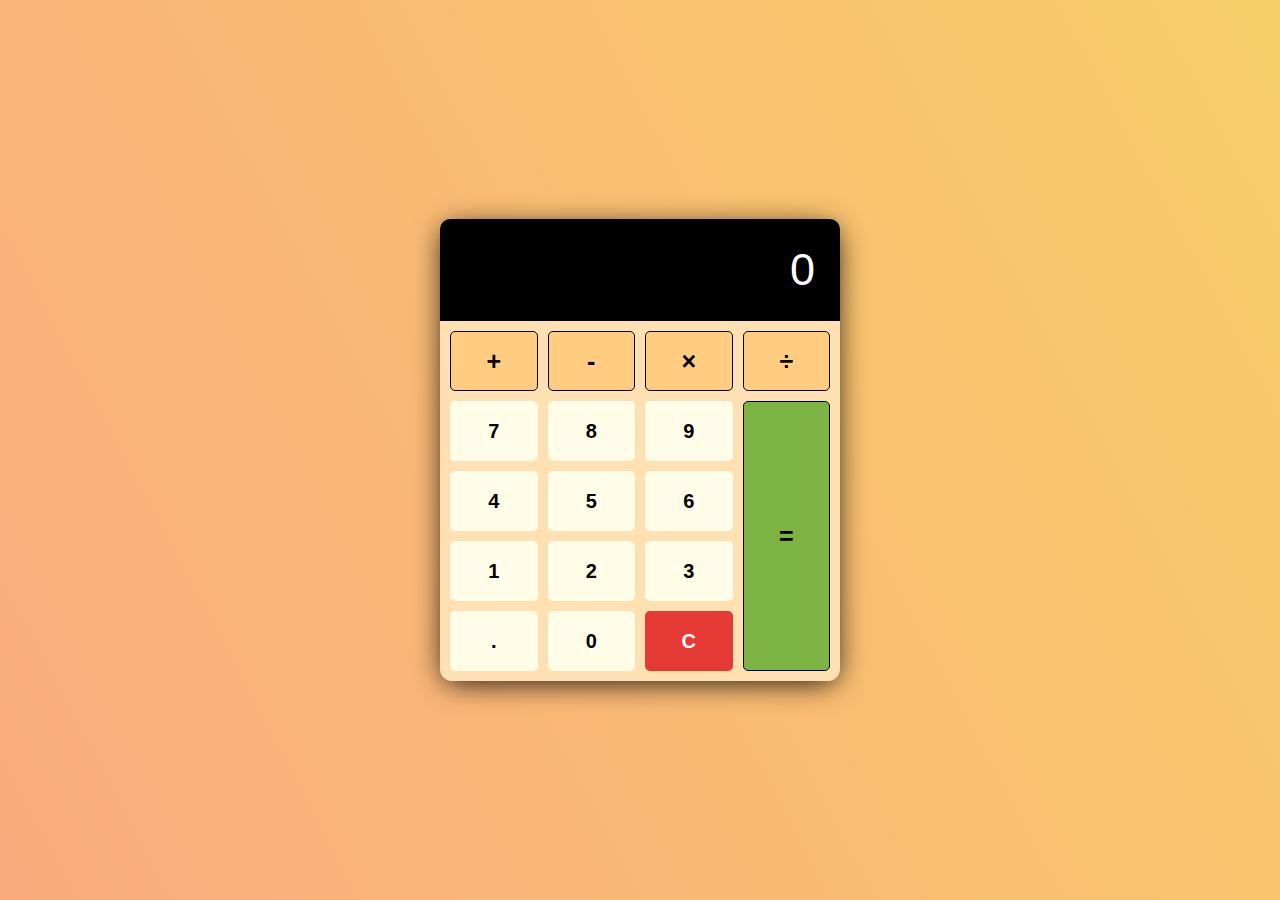
<file: calculator/index.html>
<!DOCTYPE html>
<html lang="en">
  <head>
    <meta charset="UTF-8" />
    <meta name="viewport" content="width=device-width, initial-scale=1.0" />
    <title>Calculator</title>
    <link rel="icon" type="image/png" href="favicon.png" />
    <link
      rel="stylesheet"
      href="https://cdnjs.cloudflare.com/ajax/libs/font-awesome/5.10.2/css/all.min.css"
    />
    <link rel="stylesheet" href="style.css" />
  </head>
  <body>
    <div class="calculator">
      <div class="calculator-display">
        <h1>0</h1>
      </div>
      <div class="calculator-buttons">
        <button class="operator" value="+">+</button>
        <button class="operator" value="-">-</button>
        <button class="operator" value="*">×</button>
        <button class="operator" value="/">÷</button>
        <button value="7">7</button>
        <button value="8">8</button>
        <button value="9">9</button>
        <button value="4">4</button>
        <button value="5">5</button>
        <button value="6">6</button>
        <button value="1">1</button>
        <button value="2">2</button>
        <button value="3">3</button>
        <button class="decimal" value=".">.</button>
        <button value="0">0</button>
        <button class="clear" id="clear-btn">C</button>
        <button class="equal-sign operator" value="=">=</button>
      </div>
    </div>

    <!-- Script -->
    <script src="script.js"></script>
  </body>
</html>
</file>
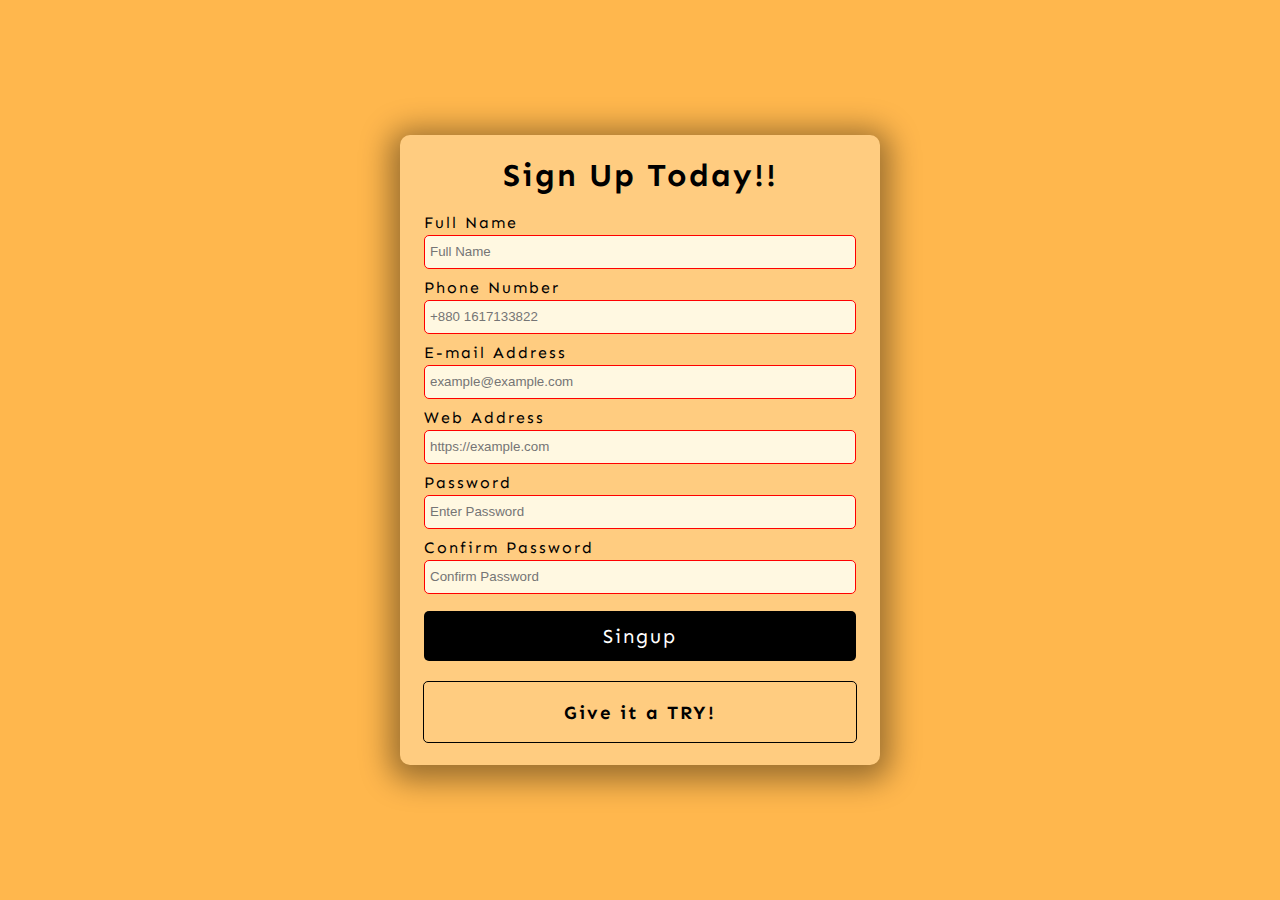
<file: form-validator/index.html>
<!DOCTYPE html>
<html lang="en">
<head>
    <meta charset="UTF-8">
    <meta name="viewport" content="width=device-width, initial-scale=1.0">
    <title>Form Validator</title>
    <link rel="icon" type="image/png" href="favicon.png">
    <link rel="stylesheet" href="https://cdnjs.cloudflare.com/ajax/libs/font-awesome/5.10.2/css/all.min.css"/>
    <link rel="stylesheet" href="style.css">
</head>
<body>
    <!-- START OF THE CONTAINER -->
     <div class="container">
        <h1>Sign Up Today!!</h1>
        <form id="form">
            <div class="form-group">
                <label for="name">Full Name</label>
                <input type="text" id="name" placeholder="Full Name" required minlength="3" maxlength="100" name="name">
            </div>
            <div class="form-group">
                <label for="phone"> Phone Number</label>
                <input type="tel" id="phone" placeholder="+880 1617133822" required pattern="^\+880\s1[3-9]\d{8}" name="phone">
            </div>
            <div class="form-group">
                <label for="email"> E-mail Address</label>
                <input type="email" id="email" placeholder="example@example.com" required name="email">
            </div>
            <div class="form-group">
                <label for="url"> Web Address</label>
                <input type="url" id="url" placeholder="https://example.com" required name="website">
            </div>

            <div class="form-group">
                <label for="password"> Password </label>
                <input type="password" id="password" placeholder="Enter Password" required pattern="^(?=.*[a-z])(?=.*[A-Z])(?=.*\d).{8,}$" title="Atleast 8 Character, 1 Uppercase Character 1 Lowercase Characeter 1 Numeric Character">
            </div>
            <div class="form-group">
                <label for="password1"> Confirm Password </label>
                <input type="password" id="password1" placeholder="Confirm Password" required pattern="^(?=.*[a-z])(?=.*[A-Z])(?=.*\d).{8,}$"  name="password" title="Atleast 8 Character, 1 Uppercase Character 1 Lowercase Characeter 1 Numeric Character">
            </div>
            <button type="submit">Singup</button>
        </form>
        <div class="message-container">
            <h3 id="message">
                Give it a TRY!
            </h3>
        </div>
    </div>

    
    
    <!-- Script -->
    <script src="script.js"></script>
</body>
</html>
</file>
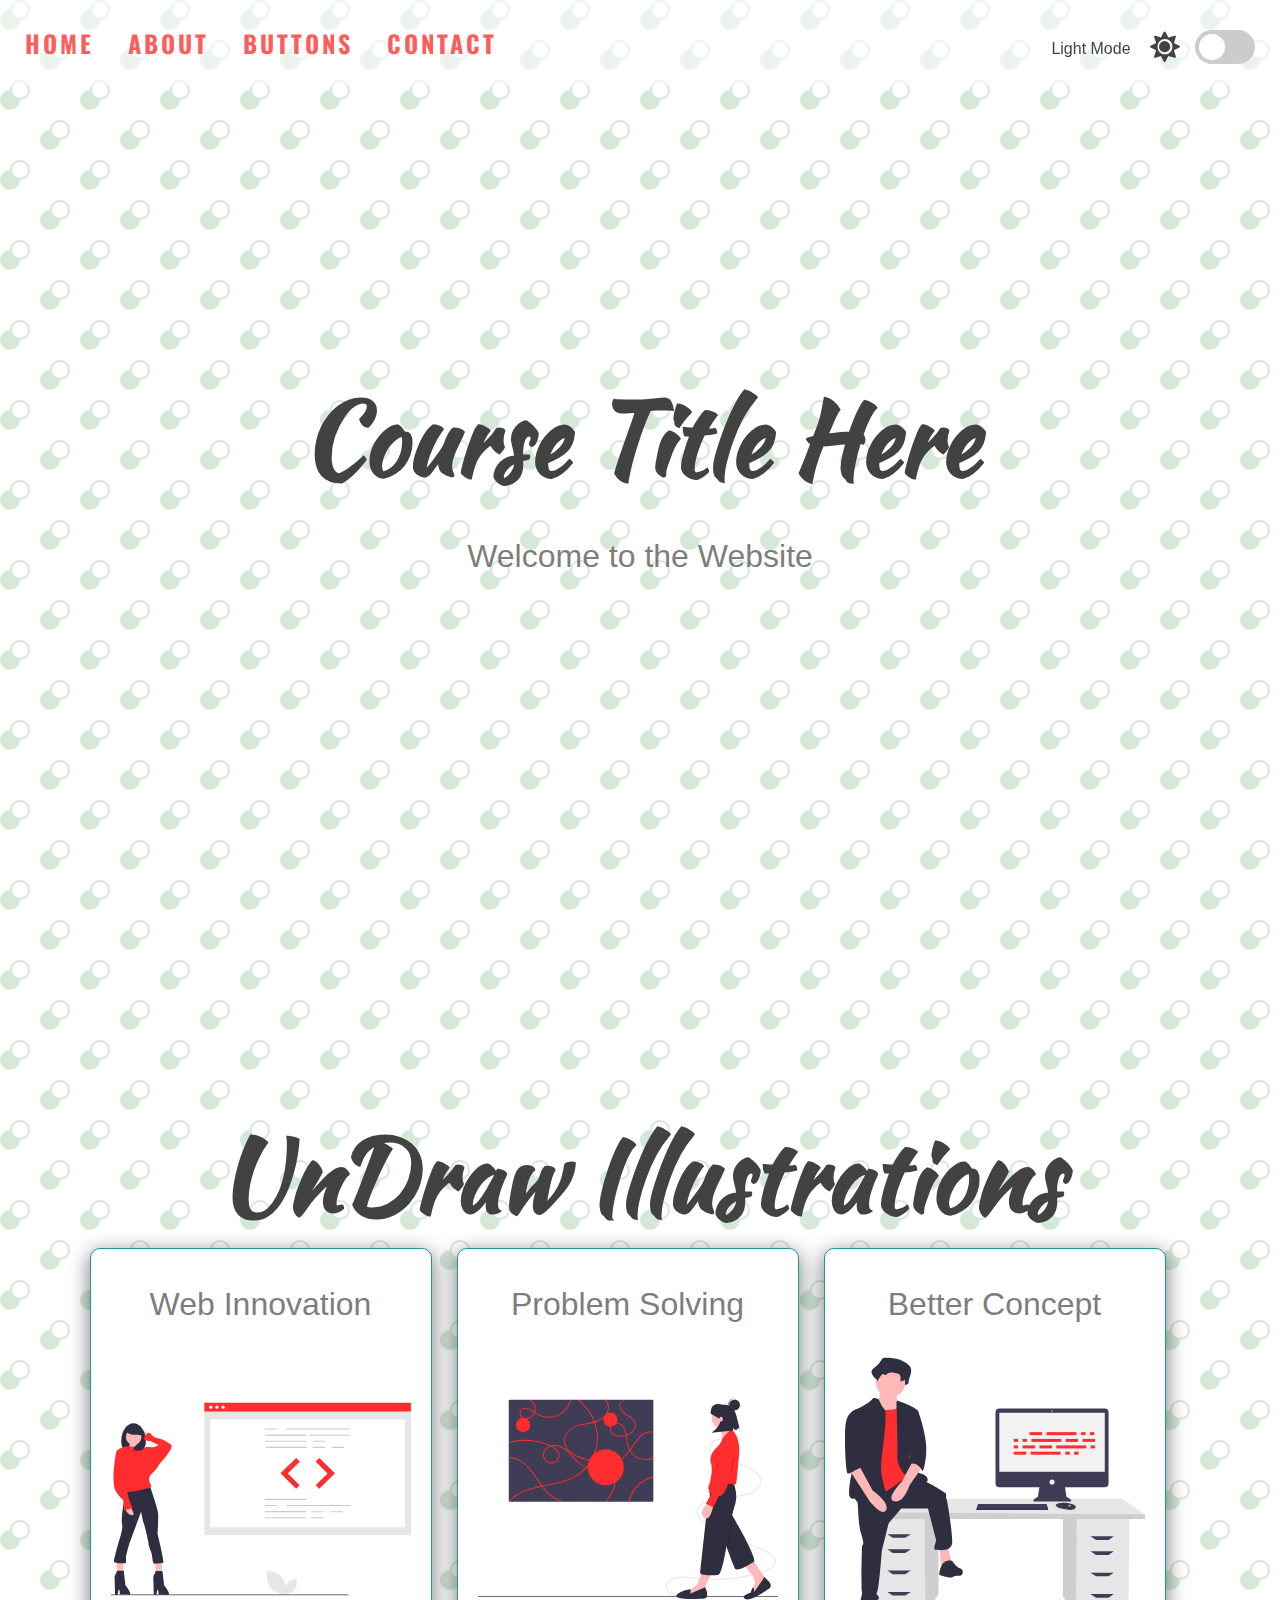
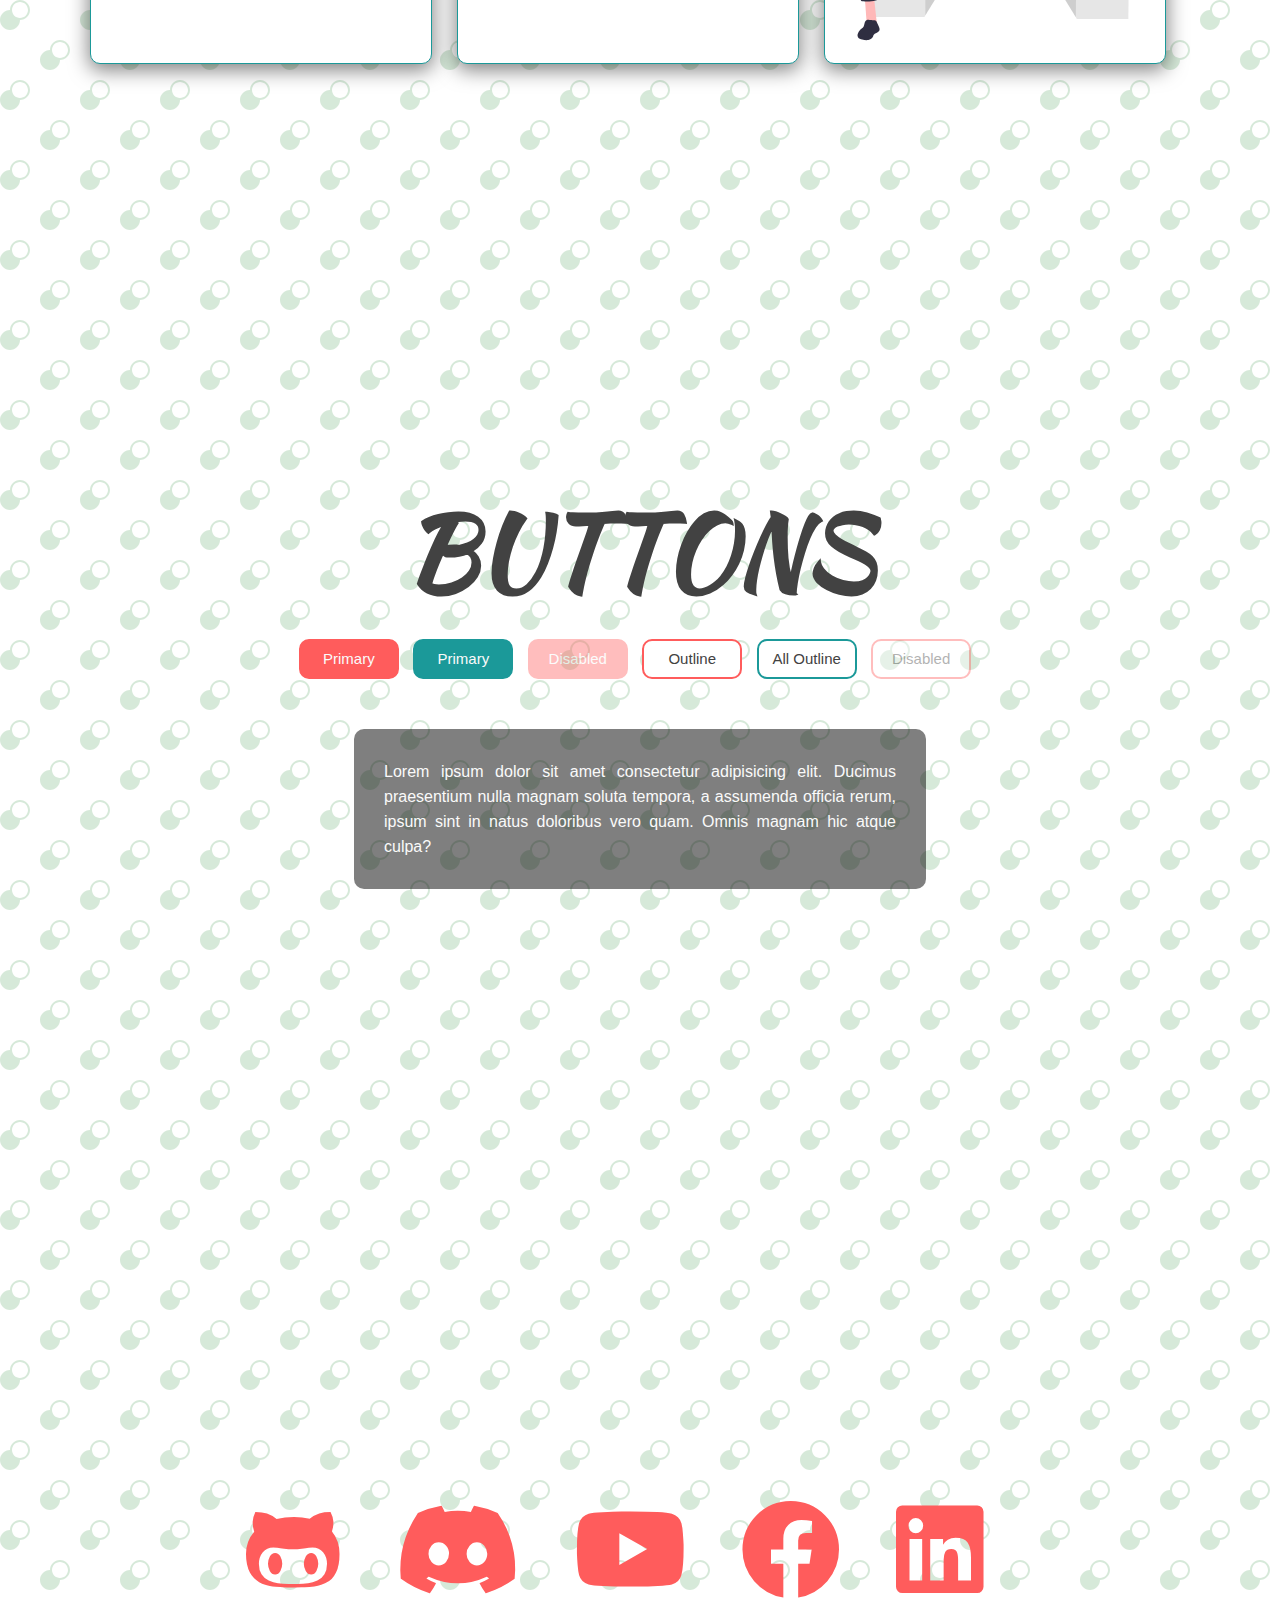
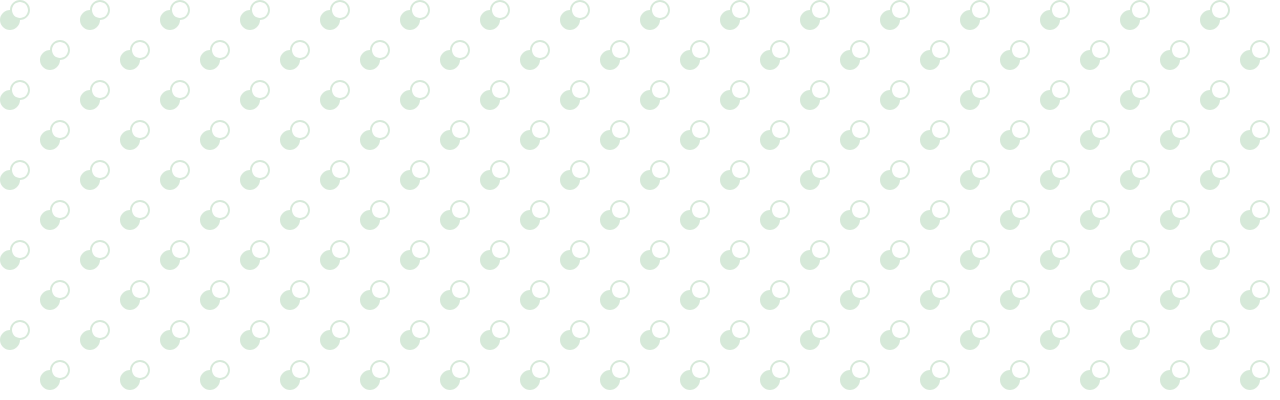
<file: light-dark-mode/index.html>
<!DOCTYPE html>
<html lang="en">
  <head>
    <meta charset="UTF-8" />
    <meta name="viewport" content="width=device-width, initial-scale=1.0" />
    <title>Template</title>
    <link rel="icon" type="image/png" href="favicon.png" />
    <link
      rel="stylesheet"
      href="https://cdnjs.cloudflare.com/ajax/libs/font-awesome/5.10.2/css/all.min.css"
    />
    <link rel="stylesheet" href="style.css" />
  </head>
  <body>
    <!-- SWITCH -->
    <div class="theme-switch-wrapper">
      <span id="toggle-icon">
        <span class="toggle-text">Light Mode</span>
        <i class="fas fa-sun"></i>
      </span>
      <label class="theme-switch">
        <input type="checkbox" />
        <div class="slider round"></div>
      </label>
    </div>

    <nav id="nav">
      <a href="#home">HOME</a>
      <a href="#about">ABOUT</a>
      <a href="#buttons">BUTTONS</a>
      <a href="#contact">CONTACT</a>
    </nav>

    <!-- Home Section START -->
    <section id="home">
      <div class="title-group">
        <h1>Course Title Here</h1>
        <h2>Welcome to the Website</h2>
      </div>
    </section>
    <!-- Home Section END -->

    <!-- Category Section START -->
    <section id="about">
      <div class="title-group">
        <h1>UnDraw Illustrations</h1>
        <div class="about-container">
          <div class="image-container">
            <h2>Web Innovation</h2>
            <img
              src="img/undraw_proud_coder_light.svg"
              alt=""
              srcset=""
              id="image1"
            />
          </div>
          <div class="about-container">
            <div class="image-container">
              <h2>Problem Solving</h2>
              <img
                src="img/undraw_conceptual_idea_light.svg"
                alt=""
                srcset=""
                id="image2"
              />
            </div>
          </div>

          <div class="about-container">
            <div class="image-container">
              <h2>Better Concept</h2>
              <img
                src="img/undraw_feeling_proud_light.svg"
                alt=""
                srcset=""
                id="image3"
              />
            </div>
          </div>
        </div>
      </div>
    </section>
    <!-- Category Section END -->

    <!-- Button Section START -->
    <section id="buttons">
      <div class="title-group">
        <h1>BUTTONS</h1>
        <div class="buttons">
          <button class="primary">Primary</button>
          <button class="secondary">Primary</button>
          <button class="primary" disabled>Disabled</button>
          <button class="outline">Outline</button>
          <button class="secondary outline">All Outline</button>
          <button class="outline" disabled>Disabled</button>
        </div>
      </div>
      <div class="text-box" id="text-box">
        <p>
          Lorem ipsum dolor sit amet consectetur adipisicing elit. Ducimus
          praesentium nulla magnam soluta tempora, a assumenda officia rerum,
          ipsum sint in natus doloribus vero quam. Omnis magnam hic atque culpa?
        </p>
      </div>
    </section>
    <!-- Button Section END -->

    <!-- Projects Section START -->
    <section id="contact">
      <div class="social-icons">
        <i class="fab fa-github-alt"></i>
        <i class="fab fa-discord"></i>
        <i class="fab fa-youtube"></i>
        <i class="fab fa-facebook"></i>
        <i class="fab fa-linkedin"></i>
      </div>
    </section>
    <!-- Project Section END -->

    <!-- Script -->
    <script src="script.js"></script>
  </body>
</html>
</file>
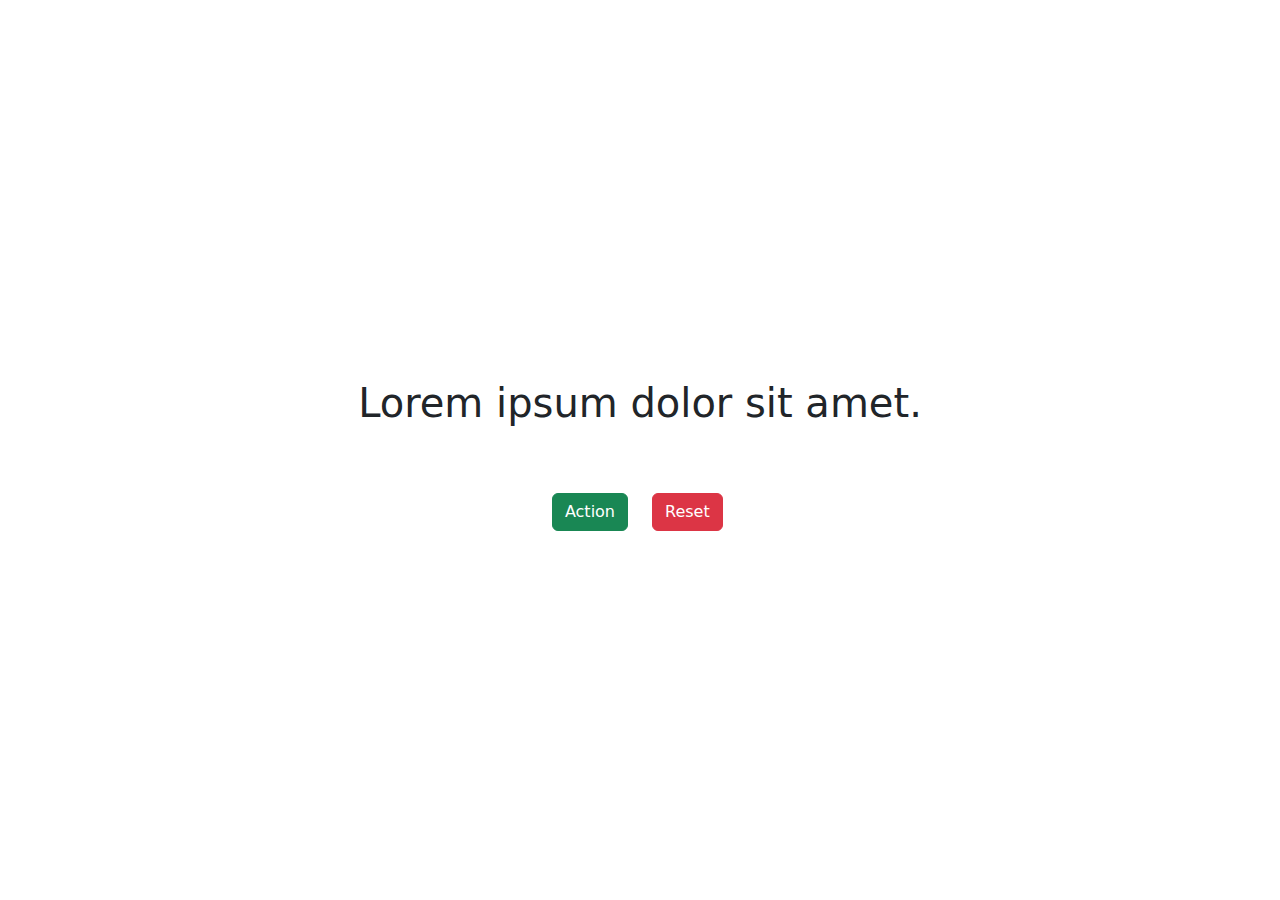
<file: task-1/index.html>
<!DOCTYPE html>
<html lang="en">
  <head>
    <meta charset="UTF-8" />
    <meta name="viewport" content="width=device-width, initial-scale=1.0" />
    <link rel="stylesheet" href="style.css" />
    <link
      href="https://cdn.jsdelivr.net/npm/bootstrap@5.3.3/dist/css/bootstrap.min.css"
      rel="stylesheet"
      integrity="sha384-QWTKZyjpPEjISv5WaRU9OFeRpok6YctnYmDr5pNlyT2bRjXh0JMhjY6hW+ALEwIH"
      crossorigin="anonymous"
    />
    <title>Loader</title>
  </head>
  <body>
    <div
      class="container-xxl vh-100 d-flex align-content-center justify-content-center"
    >
      <div class="row gap-0 justify-content-center align-items-center">
        <div class="col d-flex flex-column gap-5">
          <h1 class="text-center" id="text">Lorem ipsum dolor sit amet.</h1>
          <div class="row">
            <div class="col d-flex justify-content-end">
              <button type="button" id="actionBtn" class="btn btn-success">
                Action
              </button>
            </div>
            <div class="col">
              <button type="button" id="resetBtn" class="btn btn-danger">
                Reset
              </button>
            </div>
          </div>
        </div>
      </div>
      <div
        class="row gap-0 justify-content-center align-items-center position-absolute z-3"
      >
        <div class="col d-flex flex-column gap-5">
          <div
            class="loader d-none vh-100 vw-100 d-flex justify-content-center align-items-center"
            id="loader-container"
          >
            <div class="loader-bar position-relative" id="loader-bar">
              <div
                class="loader-bar-after position-absolute"
                id="loader-bar-after"
              ></div>
            </div>
          </div>
        </div>
      </div>
    </div>
    <script
      src="https://cdn.jsdelivr.net/npm/bootstrap@5.3.3/dist/js/bootstrap.bundle.min.js"
      integrity="sha384-YvpcrYf0tY3lHB60NNkmXc5s9fDVZLESaAA55NDzOxhy9GkcIdslK1eN7N6jIeHz"
      crossorigin="anonymous"
    ></script>
    <script type="module" src="script.ts"></script>
  </body>
</html>
</file>
<file: calculator/style.css>
html {
  box-sizing: border-box;
  transition: all 0.3s ease-in-out;
}

body {
  display: flex;
  justify-content: center;
  align-items: center;
  margin: 0;
  min-height: 100vh;
  background: hsla(42, 93%, 57%, 1);
  background-color: #FBAB7E;
  background-image: linear-gradient(62deg, #FBAB7E 0%, #F7CE68 100%);
  transition: all 0.3s ease-in-out;
  }

.calculator {
  background: #FFE0B2;
  width: 400px;
  border-radius: 12px;
  box-shadow: 0 5px 30px -5px;
}

.calculator-display {
  background: black;
  color: white;
  margin: 0px;
  display: flex;
  align-items: center;
  justify-content: flex-end;
  border-radius: 10px 10px 0 0;
}

.calculator-display h1{
  font-family: 'Lucida Console', sans-serif;
  font-size: 45px;
  padding: 25px;
  margin: 0px;
  font-weight: 100;
  overflow-x: auto;
}


.calculator-buttons {
  display: grid;
  grid-template-columns: repeat(4, 1fr);
  grid-gap: 10px;
  padding: 10px;
}

.equal-sign {
  background-color: #7CB342 !important;
  grid-column: -2;
  grid-row: 2 / span 4;
  &:hover{
    background-color: #9CCC65 !important;
  }
}

button {
  min-height: 60px;
  font-size: 20px;
  font-weight: 100;
  border: none;
  border-radius: 5px;
  cursor: pointer;
  background-color: #FFFDE7;
  font-weight: 600;
  transition: transform 0.3s ease-in-out;
  &:hover {
    background-color: #FFF59D;
  }
  &:active {
    transform: translateY(10px) rotate(5deg);
  }
}

.operator{
  background-color: #FFCC80;
  border-style: solid;
  border-width: 1px;
  font-size: 25px;
  font-weight: 700;
}

.clear {
  color: white;
  background: #E53935;
  &:hover {
    background-color: #F44336;
  }
}

/* CUSTOM SCROLL BAR START  */
 ::-webkit-scrollbar {
  width: 10px;
}

::-webkit-scrollbar-track {
  background: #181717;
}

::-webkit-scrollbar-thumb {
  background: #888;
}

::-webkit-scrollbar-thumb:hover {
  background: #555;
} 
/* CUSTOM SCROLL BAR END  */



@media screen and (max-width: 576px){
  .calculator {
    width: 95% ;
  }
}
</file>
<file: form-validator/style.css>
@import url('https://fonts.googleapis.com/css2?family=Sen:wght@400..800&display=swap');


html {
  box-sizing: border-box;
}

body {
  display: flex;
  align-items: center;
  justify-content: center;
  background: #FFB74D;
  margin: 0;
  min-height: 100vh;
  font-family: Sen, sans-serif;
  letter-spacing: 2px;
  transition: all 0.3s ease-in-out;
}

.container {
  width: 480px;
  height: 630px;
  background: #FFCC80;
  display: flex;
  flex-direction: column;
  align-items: center;
  border-radius: 10px;
  box-shadow: 0 5px 30px 10px rgba(0, 0, 0, 0.4);
}


.message-container {
  border: 1px solid black;
  border-radius: 5px;
  width: 90%;
  margin-top: 20px;
  display: flex;
  justify-content: center;
  color: black;
}



button:hover {
  filter: brightness(200%);
  background: #212121;
}

button {
  cursor: pointer;
  color: white;
  background: black;
  border: none;
  border-radius: 5px;
  height: 50px;
  width: 100%;
  font-family: Sen, sans-serif;
  font-size: 20px;
  letter-spacing: 2px;
  margin-top: 5px;
}

input:invalid {
  border: 1px solid red;
}

input:valid {
  border: 1px solid green;
}

input {
  width: 100%;
  height: 34px;
  padding: 5px;
  border: 1px solid black;
  border-radius: 5px;
  outline: none;
  box-sizing: border-box;
  transition: all 0.3s;
  background-color: #FFF8E1;
}

label {
  position: relative;
  bottom: 3px;
}

.form-group {
  height: 65px;
}

form {
  width: 90%;
}
</file>
<file: light-dark-mode/style.css>
@import url('https://fonts.googleapis.com/css2?family=Comfortaa:wght@300..700&family=Kaushan+Script&family=Oswald:wght@200..700&display=swap');

:root {
  --primary-color: rgb(255, 92, 92);
  --primary-variant: #ff2d2d;
  --secondary-color: #1b9999;
  --on-primary: rgb(250, 250, 250);
  --on-background: rgb(66, 66, 66);
  --on-background-alt: rgba(66, 66, 66, 0.7);
  --background: rgb(255, 255, 255);
  --box-shadow: 0 5px 20px 1px rgba(0, 0, 0, 0.5);
}

[data-theme="dark"] {
  --primary-color: rgb(150, 65, 255);
  --primary-variant: #6c63ff;
  --secondary-color: #03dac5;
  --on-primary: #000;
  --on-background: rgba(255, 255, 255, 0.9);
  --on-background-alt: rgba(255, 255, 255, 0.7);
  --background: #121212;
}

html {
  box-sizing: border-box;
  scroll-behavior: smooth;
}

body {
  font-family: 'Comforta', sans-serif;
  margin: 0;
  color: var(--on-background);
  background-color: var(--background);
  background-image: url("data:image/svg+xml,%3Csvg width='80' height='80' viewBox='0 0 80 80' xmlns='http://www.w3.org/2000/svg'%3E%3Cg fill='none' fill-rule='evenodd'%3E%3Cg fill='%2379b681' fill-opacity='0.3'%3E%3Cpath d='M50 50c0-5.523 4.477-10 10-10s10 4.477 10 10-4.477 10-10 10c0 5.523-4.477 10-10 10s-10-4.477-10-10 4.477-10 10-10zM10 10c0-5.523 4.477-10 10-10s10 4.477 10 10-4.477 10-10 10c0 5.523-4.477 10-10 10S0 25.523 0 20s4.477-10 10-10zm10 8c4.418 0 8-3.582 8-8s-3.582-8-8-8-8 3.582-8 8 3.582 8 8 8zm40 40c4.418 0 8-3.582 8-8s-3.582-8-8-8-8 3.582-8 8 3.582 8 8 8z' /%3E%3C/g%3E%3C/g%3E%3C/svg%3E");
  transition: background-color 200ms linear;
}

section {
  min-height: 100vh;
  display: flex;
  justify-content: center;
  align-items: center;
  flex-direction: column;
}

h1 {
  font-family: Kaushan Script, sans-serif;
  font-size: 100px;
  margin-bottom: 0;
}

h2 {
  color: var(--on-background-alt);
  font-size: 32px;
  font-weight: normal;
}

/* Navigation */
nav {
  font-family: Oswald, sans-serif;
  z-index: 10;
  position: fixed;
  font-size: 24px;
  letter-spacing: 3px;
  padding: 25px;
  width: 100vw;
  background: rgb(255 255 255 / 50%);
}

a {
  margin-right: 25px;
  color: var(--primary-color);
  text-decoration: none;
  border-bottom: 3px solid transparent;
  font-weight: bold;
}

a:hover,
a:focus {
  color: var(--on-background);
  border-bottom: 3px solid;
}

/* Home Section */
.title-group {
  text-align: center;
}

/* About Section */
.about-container {
  display: flex;
}

.image-container {
  border: 1px solid var(--secondary-color);
  border-radius: 10px;
  padding: 10px 20px;
  margin-right: 25px;
  width: auto;
  background: var(--background);
  box-shadow: var(--box-shadow);
}

img {
  height: 300px;
  width: 300px;
}

/* Projects Section */
.buttons {
  margin-top: 15px;
  margin-bottom: 50px;
}

button {
  min-width: 100px;
  height: 40px;
  cursor: pointer;
  border-radius: 10px;
  margin-right: 10px;
  border: 2px solid var(--primary-color);
  font-size: 15px;
  outline: none;
}

button:disabled {
  opacity: 0.4;
  cursor: default;
}

button:hover:not(.outline) {
  filter: brightness(110%);
}

.primary {
  background: var(--primary-color);
  color: var(--on-primary);
}

.secondary {
  border: 2px solid var(--secondary-color);
}

.secondary,
.secondary:hover,
.outline.secondary:hover {
  background: var(--secondary-color);
  color: var(--on-primary);
}

.outline {
  background: var(--background);
  color: var(--on-background);
}

.outline:hover {
  background: var(--primary-color);
  color: var(--on-primary);
}

.text-box {
  width: 40%;
  text-align: justify;
  background: rgb(0 0 0 / 50%);
  color: var(--on-primary);
  border-radius: 10px;
  padding: 30px;
}

p {
  margin: 0;
  line-height: 25px;
}

/* Contact Section */
.fab {
  font-size: 100px;
  margin-right: 50px;
  cursor: pointer;
  color: var(--primary-color);
}

.fab:hover {
  color: var(--on-background);
}

/* Dark Mode Toggle */
.theme-switch-wrapper {
  display: flex;
  align-items: center;
  z-index: 100;
  position: fixed;
  right: 25px;
  top: 30px;
}

.theme-switch-wrapper span {
  margin-right: 10px;
  font-size: 1rem;
}

.toggle-text {
  position: relative;
  top: -4px;
  right: 5px;
  color: var(--on-background);
}

.theme-switch {
  display: inline-block;
  height: 34px;
  position: relative;
  width: 60px;
}

.theme-switch input {
  display: none;
}

.slider {
  background: #ccc;
  bottom: 0;
  cursor: pointer;
  left: 0;
  position: absolute;
  right: 0;
  top: 0;
  transition: 0.4s;
}

.slider::before {
  background: #fff;
  bottom: 4px;
  content: "";
  height: 26px;
  left: 4px;
  position: absolute;
  transition: 0.4s;
  width: 26px;
}

input:checked + .slider {
  background: var(--primary-color);
}

input:checked + .slider::before {
  transform: translateX(26px);
}

.slider.round {
  border-radius: 34px;
}

.slider.round::before {
  border-radius: 50%;
}

.fas {
  font-size: 30px;
  margin-right: 5px;
}
</file>
<file: task-1/style.css>
.loader{
    background: rgba(25, 25, 25, 0.25);
}

.text-center{
    padding: 10px;
}

.loader-bar{
    height: 5px;
    width: 50%;
    background-color: white;
    border-radius: 2px;
}


.loader-bar-after{
    display: block;
    height: 5px;
    width: 0%;
    background-color: rgb(242, 52, 52);
    border-radius: 2px;
    z-index: 10;
    animation: 10s ease-in 1 running loadAnimation;
}

@keyframes loadAnimation {
    from {
        width: 0%;
    }
    to {
        width: 100%;
    }
}
</file>
